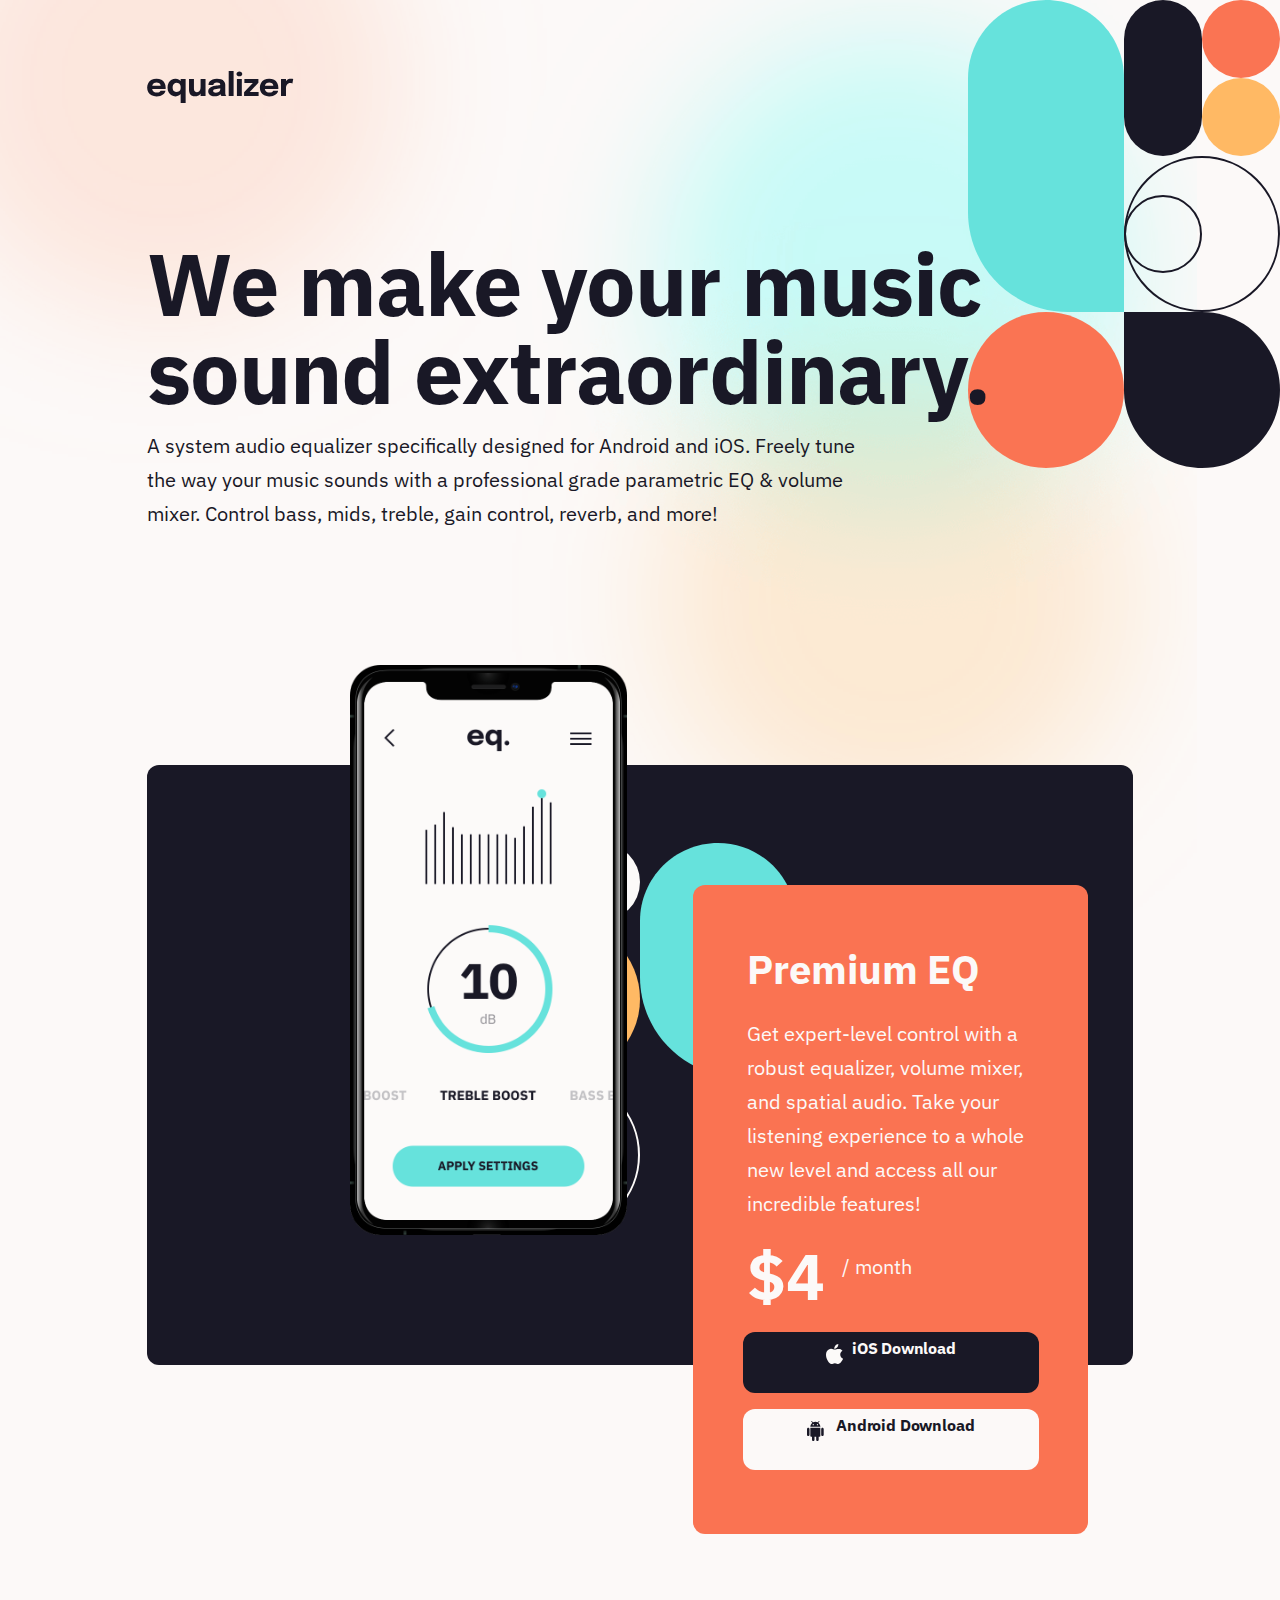
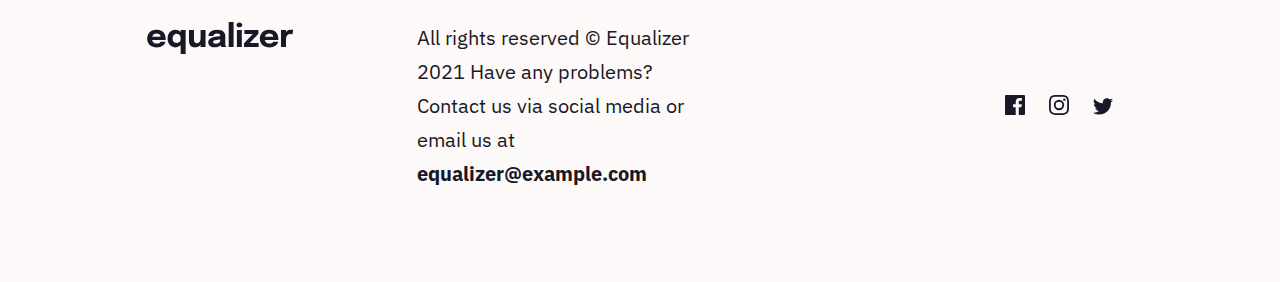
<file: index.html>
<!DOCTYPE html>
<html lang="en">
  <head>
    <meta charset="UTF-8" />
    <meta name="viewport" content="width=device-width, initial-scale=1.0" />

    <link
      rel="icon"
      type="image/png"
      sizes="32x32"
      href="./assets/favicon-32x32.png"
    />

    <link rel="stylesheet" href="./css/main.css" />

    <title>Frontend Mentor | Equalizer landing page</title>
  </head>
  <body>
    <header>
      <img src="./assets/logo.svg" alt="equalizer" />
      <h1>We make your music sound extraordinary.</h1>
      <p>
        A system audio equalizer specifically designed for Android and iOS.
        Freely tune the way your music sounds with a professional grade
        parametric EQ & volume mixer. Control bass, mids, treble, gain control,
        reverb, and more!
      </p>
    </header>

    <main>
      <div class="app-graphic"></div>

      <div class="app-background"></div>

      <div class="cta">
        <h2>Premium EQ</h2>
        <p class="main-para">
          Get expert-level control with a robust equalizer, volume mixer, and
          spatial audio. Take your listening experience to a whole new level and
          access all our incredible features!
        </p>

        <p class="price">
          <span class="big">$4</span>
          <span class="small">/ month</span>
        </p>

        <div class="btn-cont">
          <a href="#" class="button ios">
            <img src="./assets/icon-apple.svg" alt="" /><span
              >iOS Download</span
            >
          </a>

          <a href="#" class="button android">
            <img src="./assets/icon-android.svg" alt="" />
            <span>Android Download</span>
          </a>
        </div>
      </div>
    </main>

    <footer>
      <div class="wrapper">
      <img class="logo" src="./assets/logo.svg" alt="equalizer" />

      <p>
        All rights reserved © Equalizer 2021 Have any problems? Contact us via
        social media or email us at <a class="email" href="">equalizer@example.com</a>

      </p>
      
    </div>
    

      <ul class="social">
        <li>
          <a href="#"
            ><img src="./assets/icon-facebook.svg" alt="facebook"
          /></a>
        </li>
        <li>
          <a href="#"
            ><img src="./assets/icon-instagram.svg" alt="instagram"
          /></a>
        </li>
        <li>
          <a href="#"><img src="./assets/icon-twitter.svg" alt="twitter" /></a>
        </li>
      </ul>
    </footer>
  </body>
</html>
</file>
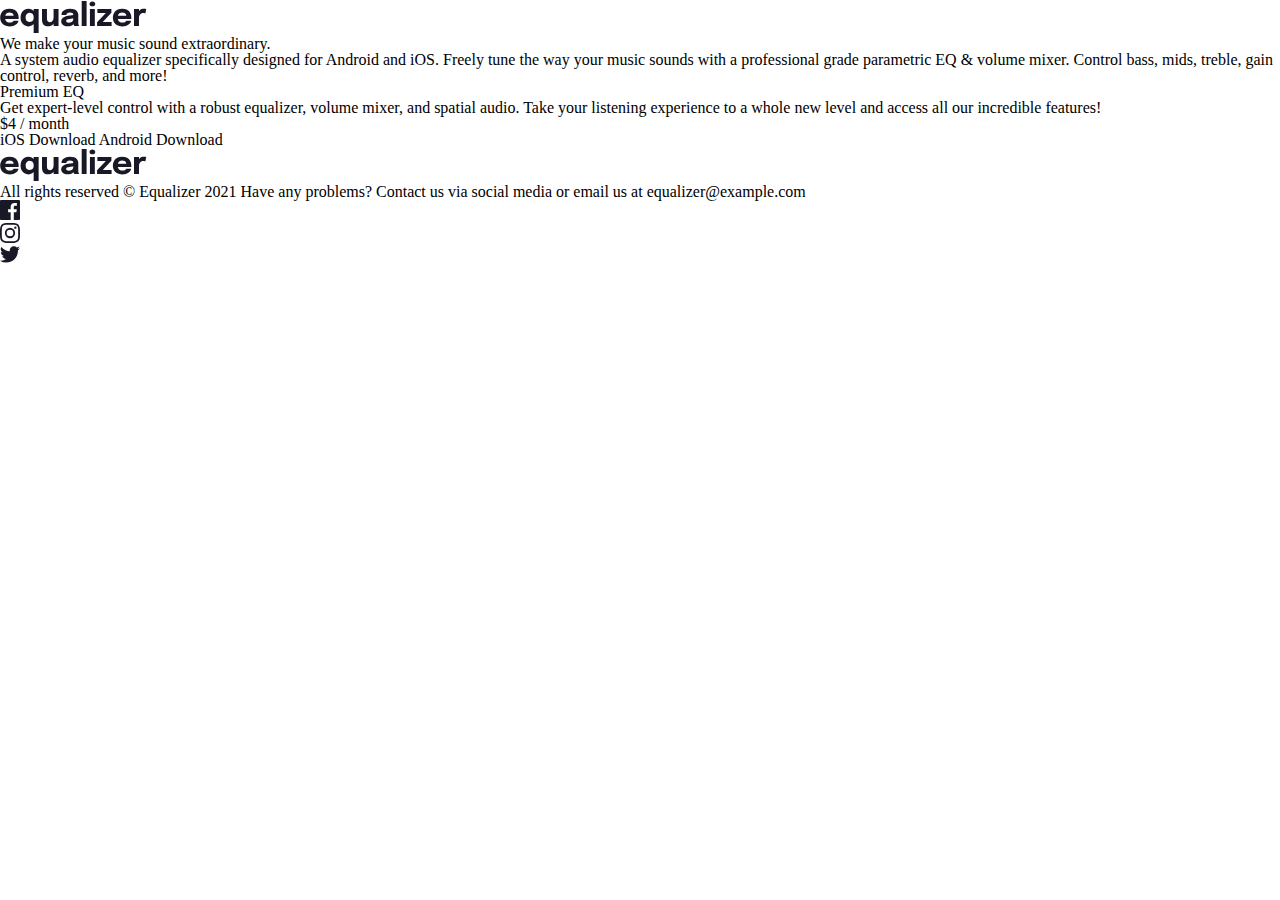
<file: src/index.html>
<!DOCTYPE html>
<html lang="en">
  <head>
    <meta charset="UTF-8" />
    <meta name="viewport" content="width=device-width, initial-scale=1.0" />

    <link
      rel="icon"
      type="image/png"
      sizes="32x32"
      href="./assets/favicon-32x32.png"
    />

    <link rel="stylesheet" href="./css/main.css">

    <title>Frontend Mentor | Equalizer landing page</title>
  </head>
  <body>
    <header>
      <img src="./assets/logo.svg" alt="equalizer">
      <h1>We make your music sound extraordinary.</h1>
      <p>
        A system audio equalizer
        specifically designed for Android and iOS. Freely tune the way your music
        sounds with a professional grade parametric EQ & volume mixer. Control
        bass, mids, treble, gain control, reverb, and more!
      </p>
       
    </header>

    <main>

      <div class="img-cont"></div>

      <h2>Premium EQ</h2>
      <p>
        Get expert-level control with a robust equalizer, volume mixer,
        and spatial audio. Take your listening experience to a whole new level and
        access all our incredible features!
      </p>

      <p><strong class="price">$4</strong> / month</p>

      <a href="#" class="button ios">iOS Download</a>

      <a href="#" class="button android">Android
        Download</a>
          
    </main>

    <footer>
      <img src="./assets/logo.svg" alt="equalizer">

      <p>
        All rights reserved © Equalizer 2021 Have any problems? Contact us via
      social media or email us at <a href="">equalizer@example.com</a> 
      </p>

      <ul class="social">
        <li><a href="#"><img src="./assets/icon-facebook.svg" alt="facebook"></a></li>
        <li><a href="#"><img src="./assets/icon-instagram.svg" alt="instagram"></a></li>
        <li><a href="#"><img src="./assets/icon-twitter.svg" alt="twitter"></a></li>
      </ul>
      
    </footer>
  </body>
</html>
</file>
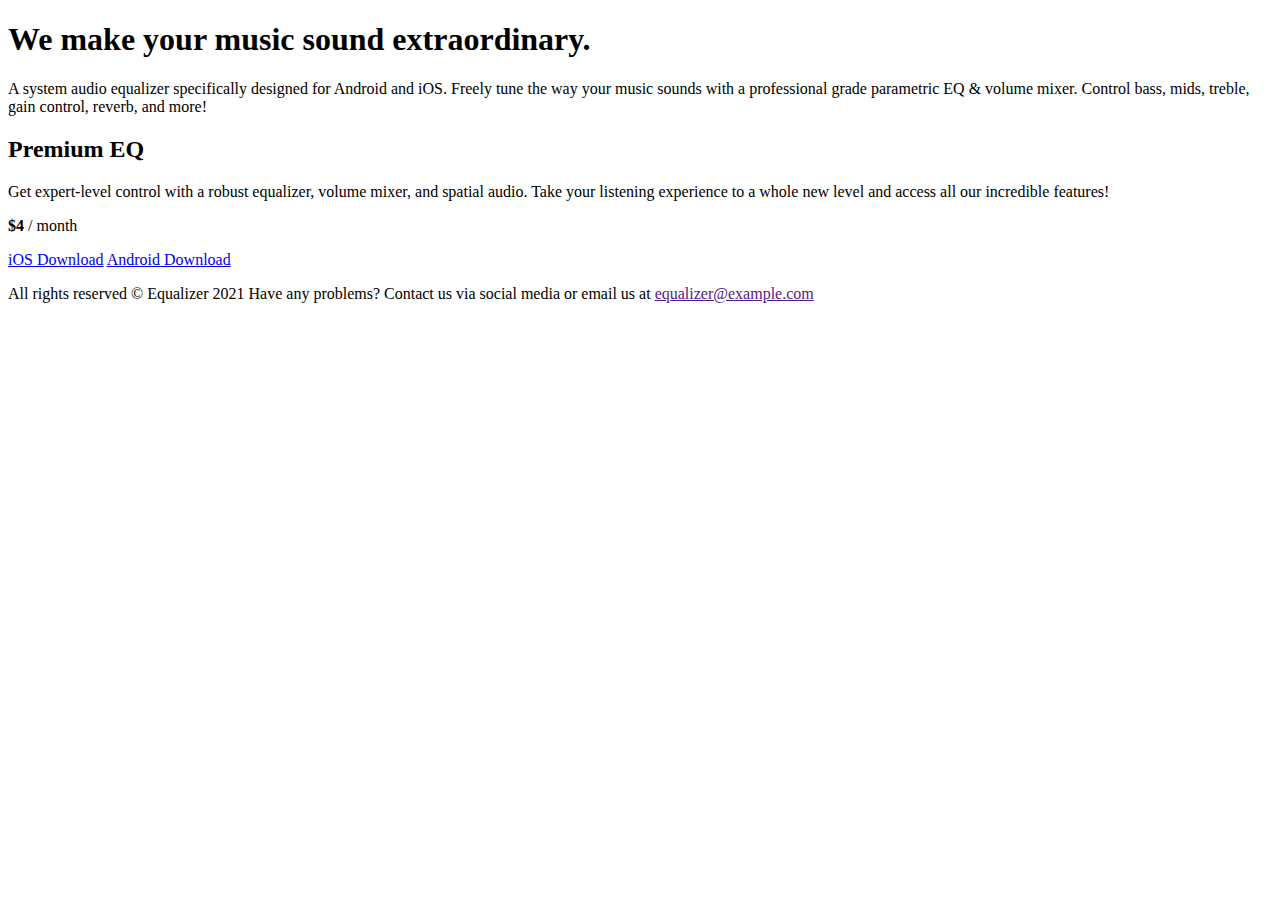
<file: starter-code/index.html>
<!DOCTYPE html>
<html lang="en">
  <head>
    <meta charset="UTF-8" />
    <meta name="viewport" content="width=device-width, initial-scale=1.0" />

    <link
      rel="icon"
      type="image/png"
      sizes="32x32"
      href="./assets/favicon-32x32.png"
    />

    <title>Frontend Mentor | Equalizer landing page</title>
  </head>
  <body>
    <header>
      <h1>We make your music sound extraordinary.</h1>
      <p>
        A system audio equalizer
        specifically designed for Android and iOS. Freely tune the way your music
        sounds with a professional grade parametric EQ & volume mixer. Control
        bass, mids, treble, gain control, reverb, and more!
      </p>
       
    </header>

    <main>

      <h2>Premium EQ</h2>
      <p>
        Get expert-level control with a robust equalizer, volume mixer,
        and spatial audio. Take your listening experience to a whole new level and
        access all our incredible features!
      </p>

      <p><strong class="price">$4</strong> / month</p>

      <a href="#" class="button ios">iOS Download</a>

      <a href="#" class="button android">Android
        Download</a>
          
    </main>

    <footer>
      <p>
        All rights reserved © Equalizer 2021 Have any problems? Contact us via
      social media or email us at <a href="">equalizer@example.com</a> 
      </p>
      
    </footer>
  </body>
</html>
</file>
<file: css/main.css>
@import url("https://fonts.googleapis.com/css2?family=IBM+Plex+Sans:wght@400;700&display=swap");
footer, main .cta h2, main .cta .main-para, main .cta .price {
  margin: 0 6.4vw;
}

.button {
  transition: 0.8s;
}

* {
  border: 0;
  font-size: 100%;
  font: inherit;
  margin: 0;
  padding: 0;
  vertical-align: baseline;
}

a {
  color: inherit;
  text-decoration: none;
}

body {
  line-height: 1;
}

ol,
ul {
  list-style: none;
}

body {
  color: #191826;
  font-family: 'IBM Plex Sans', sans-serif;
}

h1,
h2 {
  font-weight: 700;
}

h1 {
  font-size: 2.5rem;
  letter-spacing: -0.02813rem;
  line-height: 3rem;
}

@media screen and (min-width: 650px) {
  h1 {
    font-size: 4rem;
    letter-spacing: -0.04562rem;
    line-height: 4rem;
  }
}

@media screen and (min-width: 1250px) {
  h1 {
    font-size: 5.5rem;
    letter-spacing: -0.0625rem;
    line-height: 5.5rem;
  }
}

h2 {
  color: #fcf9f8;
  font-size: 2rem;
  line-height: 2.5rem;
}

@media screen and (min-width: 1250px) {
  h2 {
    font-size: 2.5rem;
    line-height: 3.25rem;
  }
}

p {
  font-size: 1rem;
  line-height: 1.625rem;
}

@media screen and (min-width: 650px) {
  p {
    font-size: 1.125rem;
    line-height: 1.75rem;
  }
}

@media screen and (min-width: 1250px) {
  p {
    font-size: 1.25rem;
    line-height: 2.125rem;
  }
}

.main-para {
  color: #fcf9f8;
  font-size: 1.125rem;
  line-height: 1.75rem;
}

@media screen and (min-width: 1250px) {
  .main-para {
    font-size: 1.25rem;
    line-height: 2.125rem;
  }
}

.button {
  border-radius: 12px;
  display: block;
  font-weight: 700;
  height: 3.8125rem;
  letter-spacing: -0.18px;
  line-height: 2rem;
  width: 18.5rem;
  text-align: center;
}

.button span {
  margin-top: 0.5625rem;
}

.button img {
  position: relative;
  margin-right: 0.52625rem;
  top: 0.625rem;
}

.ios {
  background-color: #191826;
  color: #fcf9f8;
}

.ios:hover {
  background-color: #42fff6;
}

.android {
  background-color: #fcf9f8;
  color: #191826;
}

.android:hover {
  background-color: #ffba66;
}

body {
  background-color: #fcf9f8;
}

body::before {
  content: "";
  background-image: url("../assets/bg-pattern-1.svg");
  background-size: contain;
  background-repeat: no-repeat;
  display: none;
  position: absolute;
  top: 0;
  right: 0;
  height: 23rem;
  width: 14.4375rem;
  z-index: -5;
}

@media screen and (min-width: 650px) {
  body::before {
    display: block;
  }
}

@media screen and (min-width: 1250px) {
  body::before {
    height: 29.25rem;
    width: 19.5rem;
  }
}

body::after {
  content: "";
  background-image: url("../assets/bg-main-mobile.png");
  background-repeat: no-repeat;
  background-size: cover;
  display: block;
  height: 186.66667vw;
  position: absolute;
  right: 0;
  top: -53.33333vw;
  width: 80vw;
  z-index: -10;
}

@media screen and (min-width: 650px) {
  body::after {
    background-image: url("../assets/bg-main-tablet.png");
    height: 105.20833vw;
    right: 6.51042vw;
    top: -26.04167vw;
    width: 113.02083vw;
  }
}

header {
  margin: 0 6.4vw;
  margin-top: 12.8vw;
}

@media screen and (min-width: 650px) {
  header {
    margin: 6.38021vw 27.99479vw 0 5.07812vw;
  }
}

@media screen and (min-width: 1250px) {
  header {
    margin: 0 11.45833vw;
    margin-top: 4.35562rem;
  }
}

header h1 {
  margin-top: 4.41312rem;
}

@media screen and (min-width: 650px) {
  header h1 {
    margin-top: 6.3525rem;
  }
}

@media screen and (min-width: 1250px) {
  header h1 {
    margin-top: 8.375rem;
    max-width: 70.48611vw;
  }
}

header p {
  margin-top: 1rem;
}

@media screen and (min-width: 650px) {
  header p {
    margin-top: 0.5rem;
  }
}

@media screen and (min-width: 1250px) {
  header p {
    margin-top: 0.875rem;
    max-width: 57.29167vw;
  }
}

footer {
  margin-top: 4.5rem;
  padding-bottom: 5rem;
}

@media screen and (min-width: 650px) {
  footer {
    align-items: center;
    display: flex;
    justify-content: space-between;
    margin-top: 5.9375rem;
    padding-bottom: 5.6875rem;
  }
}

@media screen and (min-width: 1250px) {
  footer {
    margin: 0 11.45833vw;
    margin-top: 5.4375rem;
  }
}

@media screen and (min-width: 650px) {
  footer .wrapper {
    max-width: 47.65625vw;
  }
}

@media screen and (min-width: 1250px) {
  footer .wrapper {
    align-items: flex-start;
    display: flex;
    justify-content: space-between;
    max-width: 45.13889vw;
  }
}

footer .logo {
  margin-bottom: 2.4375rem;
}

@media screen and (min-width: 1250px) {
  footer .logo {
    margin: 0;
    margin-right: 9.65278vw;
  }
}

footer .email {
  font-weight: 700;
}

footer ul {
  margin-top: 4.375rem;
}

@media screen and (min-width: 650px) {
  footer ul {
    margin-top: 0;
  }
}

footer ul li {
  display: inline;
  margin-right: 1.25rem;
}

main {
  margin-top: 4.625rem;
}

@media screen and (min-width: 650px) {
  main {
    margin-top: 7.25rem;
  }
}

@media screen and (min-width: 1250px) {
  main {
    margin-top: 8.375rem;
  }
}

main .app-graphic {
  background-image: url("../assets/illustration-app.png");
  background-size: contain;
  background-repeat: no-repeat;
  margin: auto;
  height: 114.66667vw;
  width: 55.73333vw;
}

@media screen and (min-width: 650px) {
  main .app-graphic {
    height: 72.39583vw;
    margin: 0 6.0625rem;
    width: 35.15625vw;
  }
}

@media screen and (min-width: 1250px) {
  main .app-graphic {
    height: 44.58333vw;
    margin: 0 21.875rem;
    width: 21.66667vw;
  }
}

main .app-background {
  background-color: #191826;
  background-image: url("../assets/bg-pattern-2.svg");
  background-position: center top;
  background-repeat: no-repeat;
  border-radius: 12px;
  height: 37.5rem;
  margin-top: -18.75rem;
  position: relative;
  width: 100vw;
  z-index: -5;
}

@media screen and (min-width: 650px) {
  main .app-background {
    width: auto;
    margin: 0 4.29688vw;
    margin-top: -25rem;
  }
}

@media screen and (min-width: 900px) {
  main .app-background {
    margin-top: -40rem;
  }
}

@media screen and (min-width: 1250px) {
  main .app-background {
    margin: 0 11.45833vw;
    margin-top: -29.375rem;
  }
}

main .cta {
  background-color: #fa7352;
  border-radius: 12px;
  margin-top: -12.5rem;
  padding-top: 3rem;
  padding-bottom: 3rem;
}

@media screen and (min-width: 650px) {
  main .cta {
    width: 51.95312vw;
    margin-left: 35.41667vw;
    margin-top: -26.5625rem;
  }
}

@media screen and (min-width: 1250px) {
  main .cta {
    width: 30.83333vw;
    padding-top: 3.625rem;
    margin-left: 54.16667vw;
    margin-top: -30rem;
  }
}

@media screen and (min-width: 1250px) {
  main .cta h2 {
    margin: 0 3.375rem;
  }
}

main .cta .main-para {
  margin-top: 0.625rem;
}

@media screen and (min-width: 1250px) {
  main .cta .main-para {
    margin: 0 3.375rem;
    margin-top: 1.375rem;
  }
}

main .cta .price {
  display: flex;
  color: #fcf9f8;
  margin-top: 1.5rem;
  margin-bottom: 1rem;
}

@media screen and (min-width: 1250px) {
  main .cta .price {
    margin: 0 3.375rem;
    margin-top: 1.8125rem;
    margin-bottom: 1.875rem;
  }
}

main .cta .price .big {
  font-size: 4.0625rem;
  font-weight: 700;
  line-height: 3.25rem;
  margin-right: 1.0625rem;
}

main .cta .btn-cont {
  width: auto;
}

main .cta .btn-cont .button {
  margin: auto;
  margin-bottom: 1rem;
}
/*# sourceMappingURL=main.css.map */
</file>
<file: src/css/main.css>
* {
  border: 0;
  font-size: 100%;
  font: inherit;
  margin: 0;
  padding: 0;
  vertical-align: baseline;
}

a {
  color: inherit;
  text-decoration: none;
}

body {
  line-height: 1;
}

ol,
ul {
  list-style: none;
}
/*# sourceMappingURL=main.css.map */
</file>
